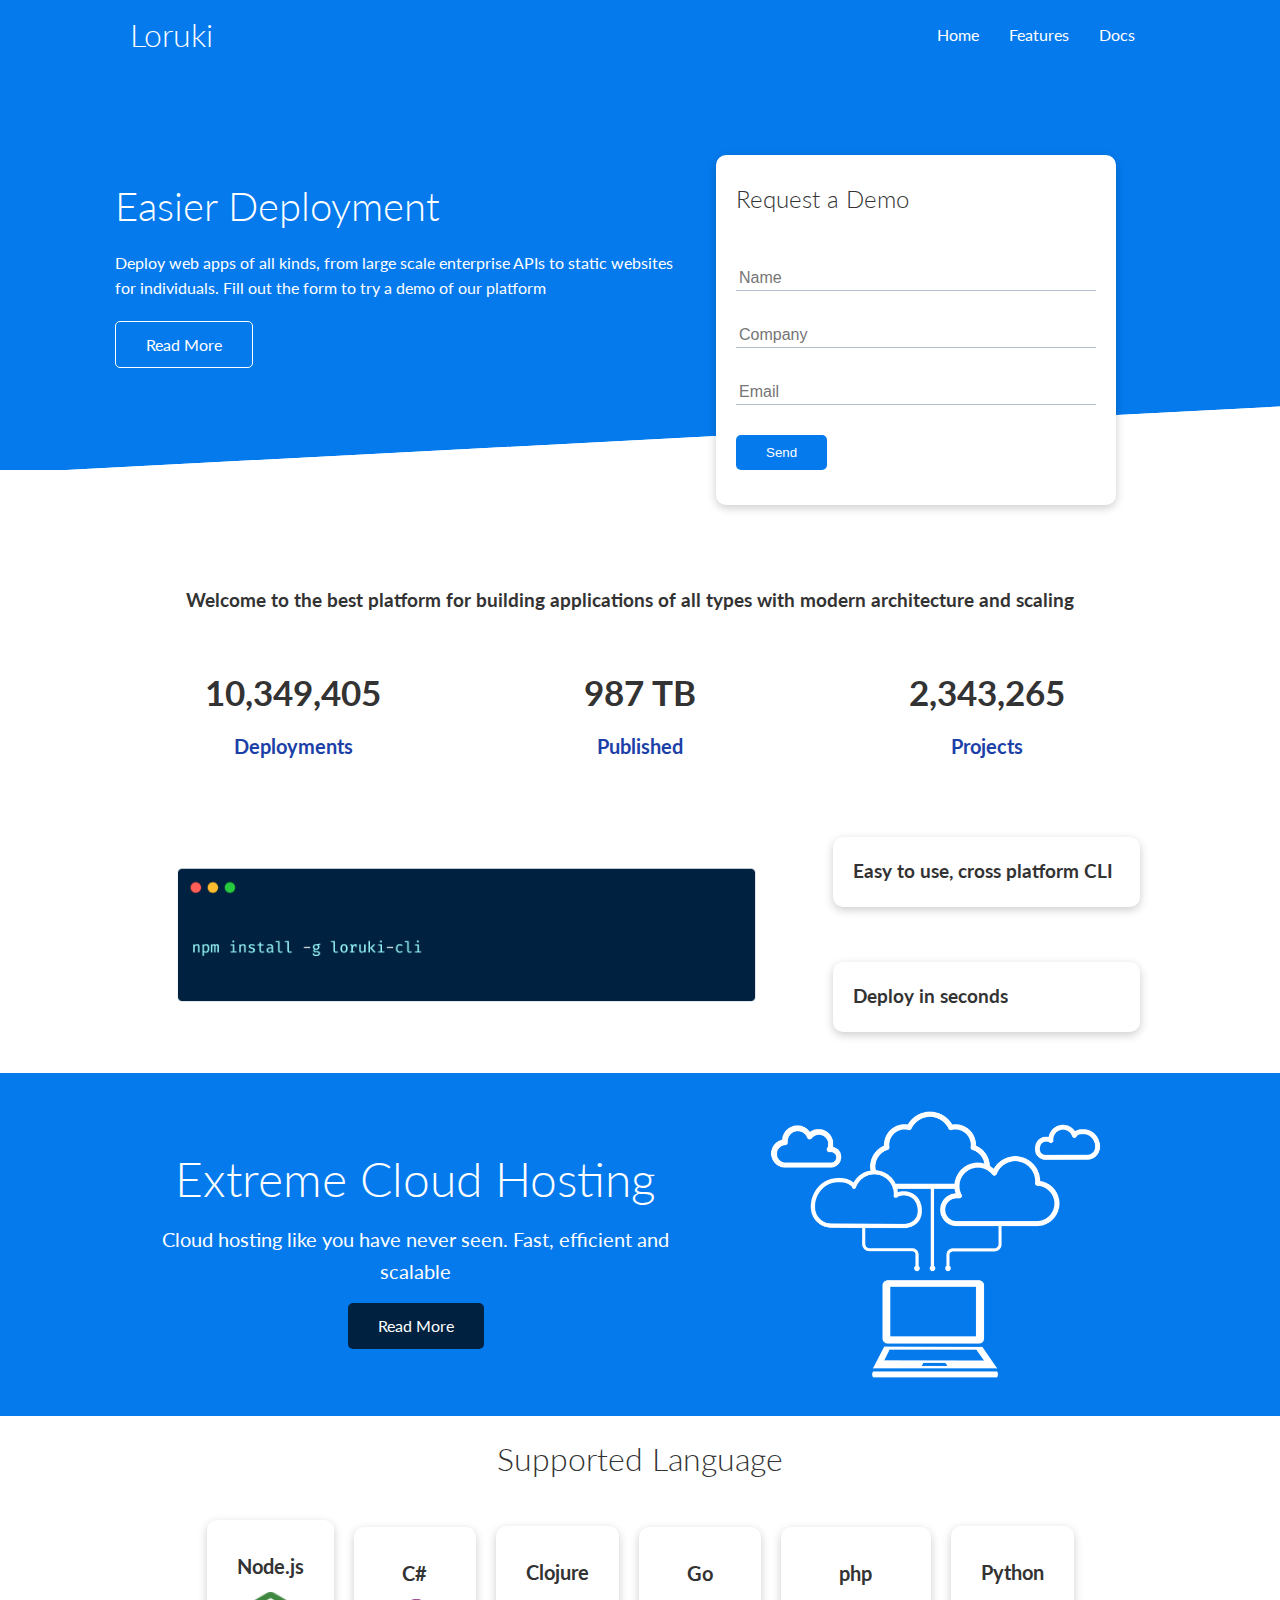
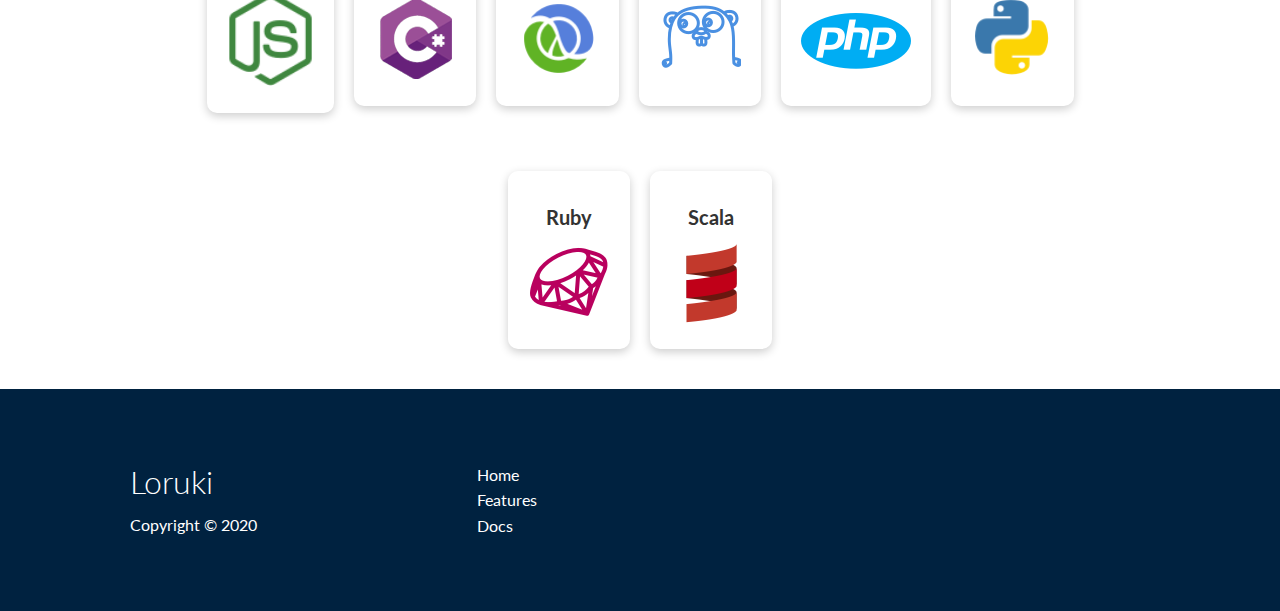
<file: index.html>
<!DOCTYPE html>
<html lang="en">
<head>
    <meta charset="UTF-8">
    <meta name="viewport" content="width=device-width, initial-scale=1.0">
    <link rel="stylesheet" href="https://cdnjs.cloudflare.com/ajax/libs/font-awesome/5.15.1/css/all.min.css"
     integrity="sha512-+4zCK9k+qNFUR5X+cKL9EIR+ZOhtIloNl9GIKS57V1MyNsYpYcUrUeQc9vNfzsWfV28IaLL3i96P9sdNyeRssA==" 
     crossorigin="anonymous" />
    <link rel="stylesheet" href="css/styles.css">
    <link rel="stylesheet" href="css/utilities.css">
    <title>Loruki | Cloud Hosting For Everyone</title>
</head>
<body>
    <!-- Navbar -->
    <div class="navbar">
        <div class="container flex">
            <h1 class="logo">Loruki</h1>
            <nav>
                <ul>
                    <li><a href="index.html">Home</a></li>
                    <li><a href="features.html">Features</a></li>
                    <li><a href="docs.html">Docs</a></li>
                </ul>
            </nav>
        </div>
    </div>

    <!-- Showcase -->
    <section class="showcase">
    <div class="container grid">
        <div class="showcase-text">
            <h1>Easier Deployment</h1>
            <p>Deploy web apps of all kinds, from large scale
                 enterprise APIs to static websites for individuals.
                  Fill out the form to try a demo of our platform</p>
                  <a href="features.html" class="btn btn-outline">Read More</a>
        </div>

        <div class="showcase-form card">
            <h2>Request a Demo</h2>
            <form name="contact" method="POST" netlify-hotspot="bot-field" data-netlify="true">
                <input type="hidden" name="form-name" value="contact">
                <p class="hidden">
                    <label>Don't fill this out if you're human: <input name="bot-field" />
                    </label>
                </p>
                <div class="form-control">
                    <input type="text" name="name" placeholder="Name" required>
                </div>
                <div class="form-control">
                    <input type="text" name="company" placeholder="Company" required>
                </div>
                <div class="form-control">
                    <input type="email" name="email" placeholder="Email" required>
                </div>
                <input type="submit" value="Send" class="btn btn-primary">
            </form>
        </div>
    </div>
    </section>
    <!-- Stats -->
    <section class="stats">
        <div class="container">
            <h3 class="stats-heading text-center my-1">
                Welcome to the best platform for building applications 
                of all types with modern architecture and scaling
            </h3>

            <div class="grid grid-3 text-center my-4">
                <div>
                    <i class="fas fa-server fa-3x"></i>
                    <h3>10,349,405</h3>
                    <p class="text-secondary">Deployments</p>
                </div>
                <div>
                    <i class="fas fa-upload fa-3x"></i>
                    <h3>987 TB</h3>
                    <p class="text-secondary">Published</p>
                </div>
                <div>
                    <i class="fas fa-project-diagram fa-3x"></i>
                    <h3>2,343,265</h3>
                    <p class="text-secondary">Projects</p>
                </div>
            </div>
        </div>
    </section>
    <!-- CLI -->
    <section class="cli">
        <div class="container grid">
            <img src="images/cli.png" alt="">
            <div class="card">
                <h3>Easy to use, cross platform CLI</h3>
            </div>
            <div class="card">
                <h3>Deploy in seconds</h3>
            </div>
        </div>
    </section>

    <!-- Cloud -->
    <section class="cloud bg-primary my-2 py-2">
        <div class="container grid">
            <div class="text-center">
                <h2 class="lg">Extreme Cloud Hosting</h2>
                <p class="lead my-1">Cloud hosting like you have never seen.
                    Fast, efficient and scalable</p>   
                <a href="features.html" class="btn btn-dark">Read More</a>
            </div>
            <img src="images/cloud.png" alt="">
        </div>
    </section>

    <!-- Languages -->
    <section class="languages">
        <h2 class="md text-center my-2">
            Supported Language
        </h2>
        <div class="container flex">
            <div class="card">
                <h4>Node.js</h4>
                <img src="images/logos/node.png" alt="">
            </div>
            <div class="card">
                <h4>C#</h4>
                <img src="images/logos/csharp.png" alt="">
            </div>
            <div class="card">
                <h4>Clojure</h4>
                <img src="images/logos/clojure.png" alt="">
            </div>
            <div class="card">
                <h4>Go</h4>
                <img src="images/logos/go.png" alt="">
            </div>
            <div class="card">
                <h4>php</h4>
                <img src="images/logos/php.png" alt="">
            </div>
            <div class="card">
                <h4>Python</h4>
                <img src="images/logos/python.png" alt="">
            </div>
            <div class="card">
                <h4>Ruby</h4>
                <img src="images/logos/ruby.png" alt="">
            </div>
            <div class="card">
                <h4>Scala</h4>
                <img src="images/logos/scala.png" alt="">
            </div>
        </div>
    </section>

    <!-- Footer -->
    <footer class="footer bg-dark py-5">
        <div class="container grid grid-3"> 
            <div>
                <h1>Loruki
            </h1>
            <p>Copyright &copy; 2020</p>
            </div>
        <nav>
            <ul>
                <li><a href="index.html">Home</a></li>
                <li><a href="features.html">Features</a></li>
                <li><a href="docs.html">Docs</a></li>
            </ul>
        </nav>
        <div class="social">
            <a href="#"><i class="fab fa-github fa-2x"></i></a>
            <a href="#"><i class="fab fa-facebook fa-2x"></i></a>
            <a href="#"><i class="fab fa-instagram fa-2x"></i></a>
            <a href="#"><i class="fab fa-twitter fa-2x"></i></a>
        </div>
    </div>
    </footer>
</body>
</html>
</file>
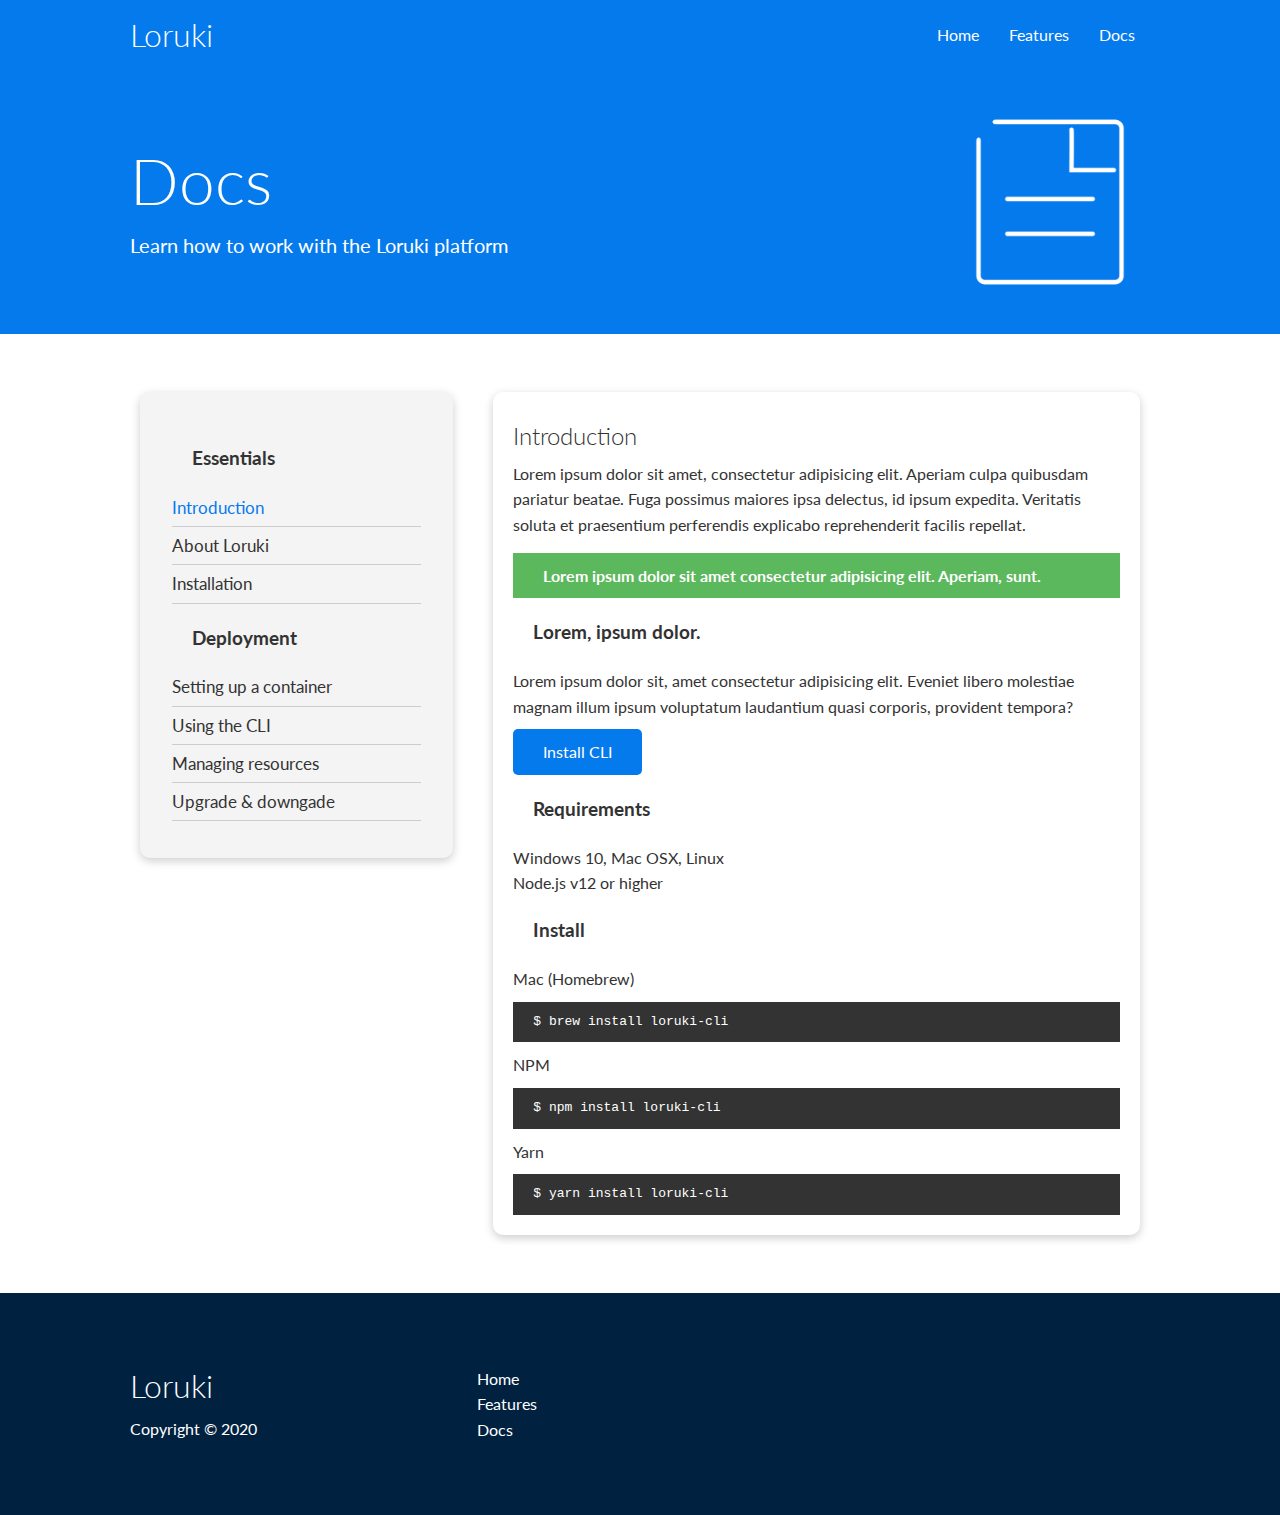
<file: docs.html>
<!DOCTYPE html>
<html lang="en">
<head>
    <meta charset="UTF-8">
    <meta name="viewport" content="width=device-width, initial-scale=1.0">
    <link rel="stylesheet" href="https://cdnjs.cloudflare.com/ajax/libs/font-awesome/5.15.1/css/all.min.css"
     integrity="sha512-+4zCK9k+qNFUR5X+cKL9EIR+ZOhtIloNl9GIKS57V1MyNsYpYcUrUeQc9vNfzsWfV28IaLL3i96P9sdNyeRssA==" 
     crossorigin="anonymous" />
    <link rel="stylesheet" href="css/styles.css">
    <link rel="stylesheet" href="css/utilities.css">
    <title>Loruki | Cloud Hosting For Everyone</title>
</head>
<body>
    <!-- Navbar -->
    <div class="navbar">
        <div class="container flex">
            <h1 class="logo">Loruki</h1>
            <nav>
                <ul>
                    <li><a href="index.html">Home</a></li>
                    <li><a href="features.html">Features</a></li>
                    <li><a href="docs.html">Docs</a></li>
                </ul>
            </nav>
        </div>
    </div>

    <!-- Head -->
    <section class="docs-head bg-primary py-3">
        <div class="container grid">
            <div>
                <h1 class="xl">Docs</h1>
                <p class="lead">
                    Learn how to work with the Loruki platform
                </p>
            </div>
            <img src="images/docs.png" alt="">
        </div>
    </section>

    <!-- Docs Main -->
    <section class="docs-main my-4">
        <div class="container grid">
            <div class="card bg-light p-3">
                <h3 class="my-2">Essentials</h3>
                <nav>
                    <ul>
                        <li><a class="text-primary" href="#">Introduction</a></li>
                        <li><a href="#">About Loruki</a></li>
                        <li><a href="#">Installation</a></li>
                    </ul>
                </nav>

                <h3 class="my-2">Deployment</h3>
                <nav>
                    <ul>
                        <li><a href="#">Setting up a container</a></li>
                        <li><a href="#">Using the CLI</a></li>
                        <li><a href="#">Managing resources</a></li>
                        <li><a href="#">Upgrade & downgade</a></li>
                    </ul>
                </nav>
            </div>

            <div class="card">
                <h2>Introduction</h2>
                <p>Lorem ipsum dolor sit amet, consectetur adipisicing
                     elit. Aperiam culpa quibusdam pariatur beatae. 
                     Fuga possimus maiores ipsa delectus, id ipsum expedita.
                      Veritatis soluta et praesentium perferendis explicabo 
                      reprehenderit facilis repellat.</p>
                      <div class="alert alert-success">
                          <i class="fas fa-info"></i>Lorem ipsum 
                          dolor sit amet consectetur adipisicing elit. 
                          Aperiam, sunt.
                      </div>
                      <h3>Lorem, ipsum dolor.</h3>
                      <p>Lorem ipsum dolor sit, amet consectetur adipisicing 
                          elit. Eveniet libero molestiae magnam illum ipsum 
                          voluptatum laudantium quasi corporis, provident 
                          tempora?</p>
                        <a href="#" class="btn btn-primary">Install CLI</a>

                        <h3>Requirements</h3>
                        <ul>
                            <li>Windows 10, Mac OSX, Linux</li>
                            <li>Node.js v12 or higher</li>
                        </ul>

                        <h3>Install</h3>
                        <p>Mac (Homebrew)</p>
                        <pre><code>$ brew install loruki-cli</code></pre>
                        <p>NPM</p>
                        <pre><code>$ npm install loruki-cli</code></pre>
                        <p>Yarn</p>
                        <pre><code>$ yarn install loruki-cli</code></pre>
            </div>
        </div>
    </section>


    <!-- Footer -->
    <footer class="footer bg-dark py-5">
        <div class="container grid grid-3"> 
            <div>
                <h1>Loruki
            </h1>
            <p>Copyright &copy; 2020</p>
            </div>
        <nav>
            <ul>
                <li><a href="index.html">Home</a></li>
                <li><a href="features.html">Features</a></li>
                <li><a href="docs.html">Docs</a></li>
            </ul>
        </nav>
        <div class="social">
            <a href="#"><i class="fab fa-github fa-2x"></i></a>
            <a href="#"><i class="fab fa-facebook fa-2x"></i></a>
            <a href="#"><i class="fab fa-instagram fa-2x"></i></a>
            <a href="#"><i class="fab fa-twitter fa-2x"></i></a>
        </div>
    </div>
    </footer>
</body>
</html>
</file>
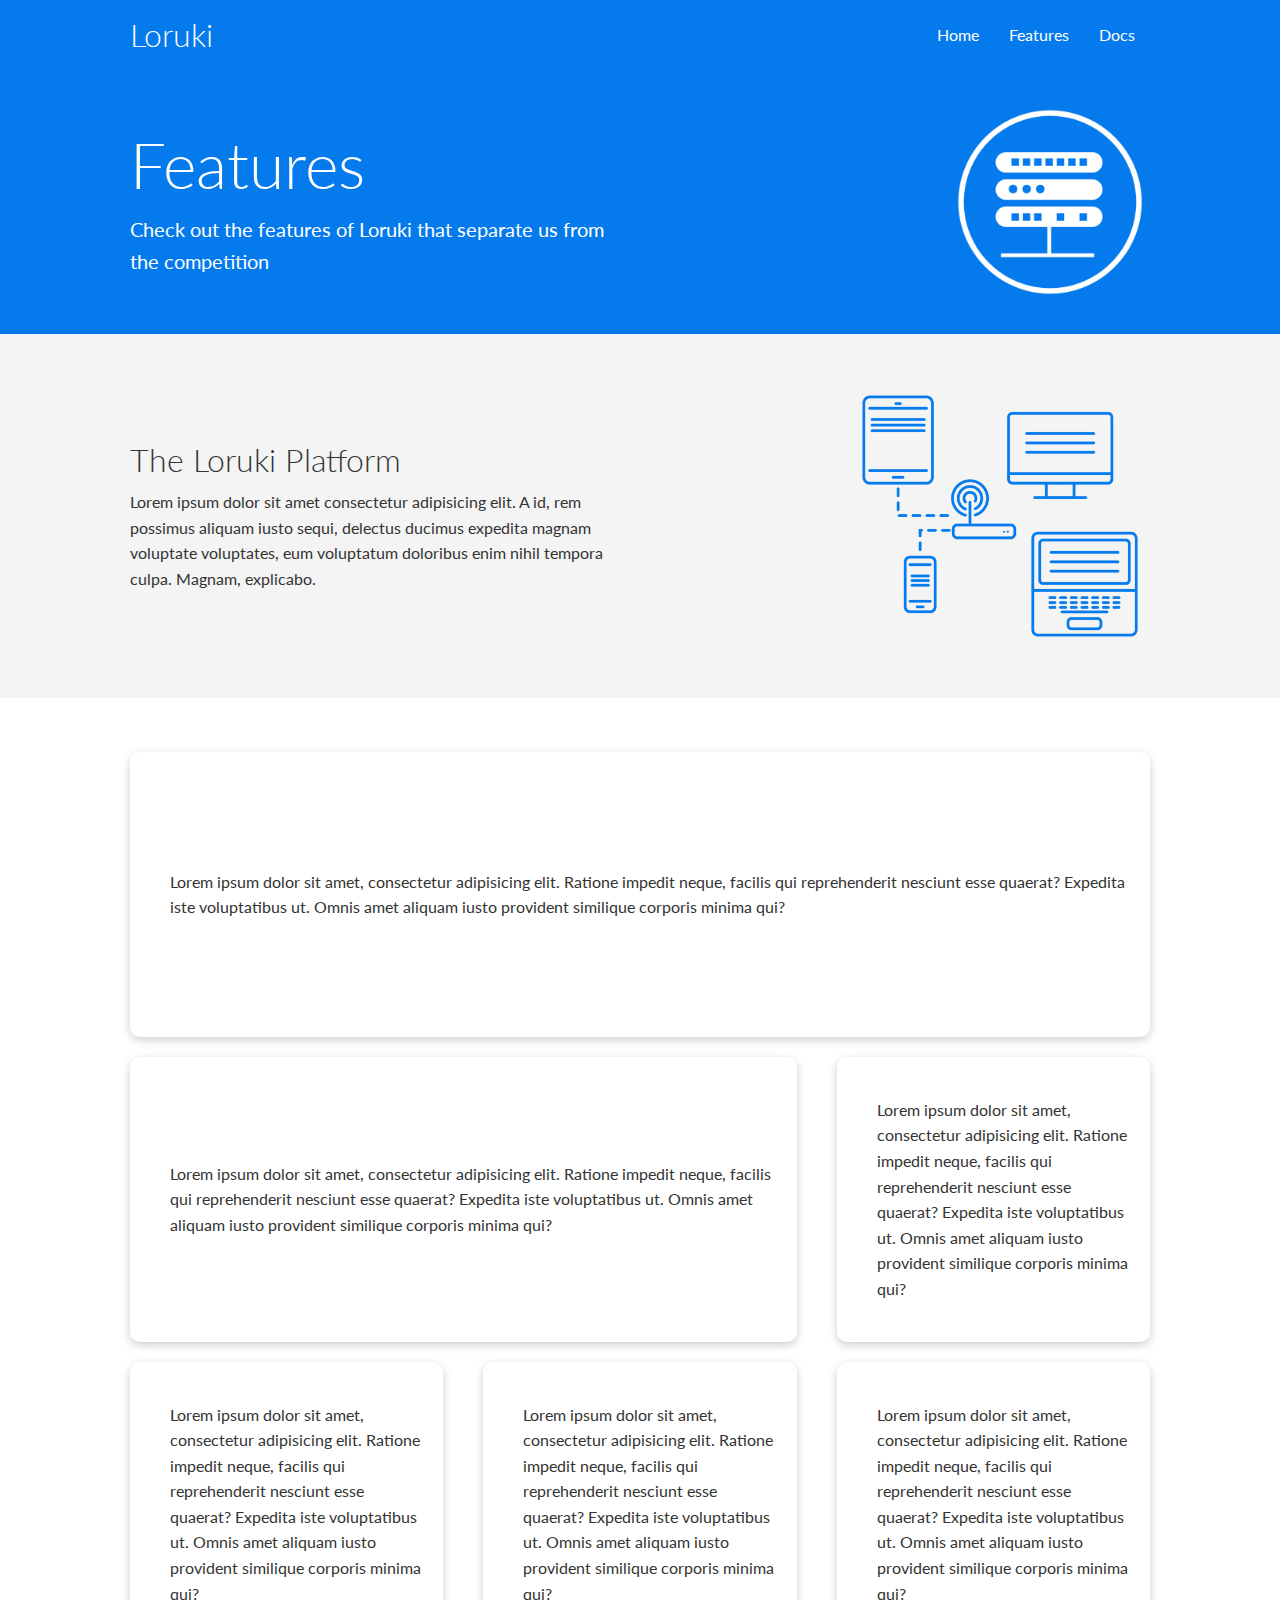
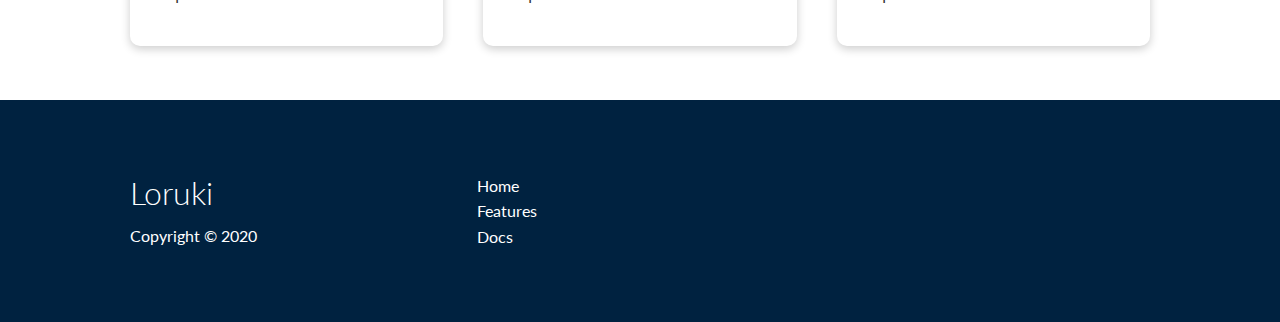
<file: features.html>
<!DOCTYPE html>
<html lang="en">
<head>
    <meta charset="UTF-8">
    <meta name="viewport" content="width=device-width, initial-scale=1.0">
    <link rel="stylesheet" href="https://cdnjs.cloudflare.com/ajax/libs/font-awesome/5.15.1/css/all.min.css"
     integrity="sha512-+4zCK9k+qNFUR5X+cKL9EIR+ZOhtIloNl9GIKS57V1MyNsYpYcUrUeQc9vNfzsWfV28IaLL3i96P9sdNyeRssA==" 
     crossorigin="anonymous" />
    <link rel="stylesheet" href="css/styles.css">
    <link rel="stylesheet" href="css/utilities.css">
    <title>Loruki | Cloud Hosting For Everyone</title>
</head>
<body>
    <!-- Navbar -->
    <div class="navbar">
        <div class="container flex">
            <h1 class="logo">Loruki</h1>
            <nav>
                <ul>
                    <li><a href="index.html">Home</a></li>
                    <li><a href="features.html">Features</a></li>
                    <li><a href="docs.html">Docs</a></li>
                </ul>
            </nav>
        </div>
    </div>

    <!-- Head -->
    <section class="features-head bg-primary py-3">
        <div class="container grid">
            <div>
                <h1 class="xl">Features</h1>
                <p class="lead">
                    Check out the features of Loruki that separate us 
                    from the competition
                </p>
            </div>
            <img src="images/server.png" alt="">
        </div>
    </section>

    <!-- Sub Head -->
    <section class="features-sub-head bg-light py-3">
        <div class="container grid">
            <div>
                <h1 class="md">The Loruki Platform</h1>
                <p>Lorem ipsum dolor sit amet consectetur 
                    adipisicing elit. A id, rem possimus aliquam 
                    iusto sequi, delectus ducimus expedita magnam 
                    voluptate voluptates, eum voluptatum doloribus 
                    enim nihil tempora culpa. Magnam, explicabo.</p>
            </div>
            <img src="images/server2.png" alt="">
        </div>
    </section> 

    <!-- Main -->
    <section class="features-main my-2">
        <div class="container grid grid-3">
            <div class="card flex">
                <i class="fas fa-server fa-3x"></i>
                <p>Lorem ipsum dolor sit amet, consectetur 
                    adipisicing elit. Ratione impedit neque, 
                    facilis qui reprehenderit nesciunt esse 
                    quaerat? Expedita iste voluptatibus ut. 
                    Omnis amet aliquam iusto provident similique 
                    corporis minima qui?</p>
            </div>
            <div class="card flex database-grid">
                <i class="fas fa-database fa-3x"></i>
                <p>Lorem ipsum dolor sit amet, consectetur 
                    adipisicing elit. Ratione impedit neque, 
                    facilis qui reprehenderit nesciunt esse 
                    quaerat? Expedita iste voluptatibus ut. 
                    Omnis amet aliquam iusto provident similique 
                    corporis minima qui?</p>
            </div>
            <div class="card flex">
                <i class="fas fa-power-off fa-3x"></i>
                <p>Lorem ipsum dolor sit amet, consectetur 
                    adipisicing elit. Ratione impedit neque, 
                    facilis qui reprehenderit nesciunt esse 
                    quaerat? Expedita iste voluptatibus ut. 
                    Omnis amet aliquam iusto provident similique 
                    corporis minima qui?</p>
            </div>
            <div class="card flex">
                <i class="fas fa-upload fa-3x"></i>
                <p>Lorem ipsum dolor sit amet, consectetur 
                    adipisicing elit. Ratione impedit neque, 
                    facilis qui reprehenderit nesciunt esse 
                    quaerat? Expedita iste voluptatibus ut. 
                    Omnis amet aliquam iusto provident similique 
                    corporis minima qui?</p>
            </div>
            <div class="card flex">
                <i class="fas fa-address-book fa-3x"></i>
                <p>Lorem ipsum dolor sit amet, consectetur 
                    adipisicing elit. Ratione impedit neque, 
                    facilis qui reprehenderit nesciunt esse 
                    quaerat? Expedita iste voluptatibus ut. 
                    Omnis amet aliquam iusto provident similique 
                    corporis minima qui?</p>
            </div>
            <div class="card flex">
                <i class="fas fa-laptop fa-3x"></i>
                <p>Lorem ipsum dolor sit amet, consectetur 
                    adipisicing elit. Ratione impedit neque, 
                    facilis qui reprehenderit nesciunt esse 
                    quaerat? Expedita iste voluptatibus ut. 
                    Omnis amet aliquam iusto provident similique 
                    corporis minima qui?</p>
            </div>
        </div>
    </section>
    <!-- Footer -->
    <footer class="footer bg-dark py-5">
        <div class="container grid grid-3"> 
            <div>
                <h1>Loruki
            </h1>
            <p>Copyright &copy; 2020</p>
            </div>
        <nav>
            <ul>
                <li><a href="index.html">Home</a></li>
                <li><a href="features.html">Features</a></li>
                <li><a href="docs.html">Docs</a></li>
            </ul>
        </nav>
        <div class="social">
            <a href="#"><i class="fab fa-github fa-2x"></i></a>
            <a href="#"><i class="fab fa-facebook fa-2x"></i></a>
            <a href="#"><i class="fab fa-instagram fa-2x"></i></a>
            <a href="#"><i class="fab fa-twitter fa-2x"></i></a>
        </div>
    </div>
    </footer>
</body>
</html>
</file>
<file: css/styles.css>
@import url('https://fonts.googleapis.com/css2?family=Lato:wght@300&display=swap');

:root {
    --primary-color: #047aed;
    --secondary-color: #1c3fa8;
    --dark-color: #002240;
    --light-color: #f4f4f4;
    --success-color: #5cb85c;
    --error-color: #d953f4;
}

* {
    box-sizing: border-box;
    padding: 0;
    margin: 0;
}

body {
    font-family: 'Lato', sans-serif;
    color: #333;
    line-height: 1.6;
}

ul {
    list-style-type: none;
}

a {
    text-decoration: none;
    color: #333;
}

h1, h2 {
    font-weight: 300;
    line-height: 1.2;
    margin: 10px 0;
}

p {
    margin: 10px 0;
}

img {
    width: 100%;
}

code, pre {
    background: #333;
    color: #fff;
    padding: 10px;
}

.hidden {
    visibility: hidden;
    height: 0;
}

/* Navbar */
.navbar {
    background-color: var(--primary-color);
    color: #fff;
    height: 70px;
}

.navbar ul {
    display: flex;
}

.navbar a {
    color: #fff;
    padding: 10px;
    margin: 0 5px;
}

.navbar a:hover {
    border-bottom: 2px #fff solid;
}

.navbar .flex {
    justify-content: space-between;
}

/* Showcase */
.showcase {
    height: 400px;
    background-color: var(--primary-color);
    color:#fff;
    position: relative;
}

.showcase h1 {
    font-size: 40px;
}

.showcase p {
    margin: 20px 0;
}

.showcase .grid {
    overflow: visible;
    grid-template-columns: 55% 45%;
    gap: 30px;
}

.showcase-form {
    position: relative;
    top: 60px;
    height: 350px;
    width: 400px;
    padding: 40px;
    z-index: 100;
    animation: slideInFromRight 1s ease-in;
}

.showcase-text {
    animation: slideInFromLeft 1s ease-in;
}

.showcase-form .form-control {
    margin: 30px 0;
}

.showcase-form input[type='text'],
.showcase-form input[type='email'] {
    border: 0;
    border-bottom:1px solid #b4becb;
    width: 100%;
    padding: 3px;
    font-size: 16px;
}

.showcase-form input:focus {
    outline: none;
}

.showcase::before, .showcase::after {
    content: '';
    position: absolute;
    height: 100px;
    bottom: -70px;
    left: 0;
    right: 0;
    background: #fff;
    transform: skewY(-3deg);
    -webkit-transform: skewY(-3deg);
    -moz-transform: skewY(-3deg);
    -ms-transform: skewY(-3deg);
}

/* Showcase*/
.stats {
    padding-top: 100px;
    animation: slideInFromBottom 1s ease-in;
}

.stats-heading {
    max-width: 1000px;
    margin: auto;
}

.stats .grid h3 {
    font-size: 35px;
}

.stats .grid p {
    font-size: 20px;
    font-weight: bold;
}

/* CLI */
.cli .grid {
    grid-template-columns: repeat(3, 1fr);
    grid-template-rows: repeat(2, 1fr);
}

.cli .grid > *:first-child {
    grid-column: 1 / span 2;
    grid-row: 1 / span 2;
}

/* Cloud */
.cloud .grid {
    grid-template-columns: 4fr 3fr;
}

/* Languages */
.languages .flex {
    flex-wrap: wrap;
}

.languages .card {
    text-align: center;
    margin: 18px 10px 40px;
    transition: transform 0.2s ease-in;
}

.languages .card h4 {
    font-size: 20px;
    margin: 10px;
}

.languages .card:hover {
    transform: translateY(-15px);
}

/* Footer */
.footer .social a {
    margin: 0 10px;
}

.footer .social i:hover {
    transform: translateY(-3px);
}

/* Animations */
@keyframes slideInFromLeft {
    0% {
        transform: translateX(-100%);
    }

    100% {
        transform: translateX(0);
    }
}

@keyframes slideInFromRight {
    0% {
        transform: translateX(100%);
    }

    100% {
        transform: translateX(0);
    }
}

@keyframes slideInFromTop {
    0% {
        transform: translateY(-100%);
    }

    100% {
        transform: translateX(0);
    }
}

@keyframes slideInFromBottom {
    0% {
        transform: translateY(100%);
    }

    100% {
        transform: translateX(0);
    }
}

/* Features */
.features-head img, .docs-head img {
    width: 200px;
    justify-self: flex-end;
}

.features-sub-head img {
    width: 300px;
    justify-self: flex-end;
}

.features-main .card > i{
    margin-right: 20px;
}

.features-main .grid {
    padding:30px;
}

.features-main .grid {
    grid-template-columns: repeat(3, 1fr);
    grid-template-rows: repeat(2, 1fr);
}

.features-main .grid > *:first-child {
    grid-column: 1 / span 3;
}

.features-main .grid > *:nth-child(2) {
    grid-column: 1 / span 2;
}

/* Docs */
.docs-main h3 {
    margin: 20px
}

.docs-main .grid {
    grid-template-columns: 1fr 2fr;
    align-items: flex-start;
}

.docs-main nav li {
    font-size: 17px;
    padding-bottom: 5px;
    margin-bottom: 5px;
    border-bottom: 1px #ccc solid;
}

.docs-main a:hover {
    font-weight: bold;
}

/* Tablets and under */
@media(max-width:768px) {
    .grid,
  .showcase .grid,
  .stats .grid,
  .cli .grid,
  .cloud .grid,
  .features-main .grid,
  .docs-main .grid,
  .features-head .grid,
  .features-sub-head .grid,
  .docs-head .grid {
    grid-template-columns: 1fr;
    grid-template-rows: 1fr;
  }

  .showcase {
    height: auto;
  }

  .showcase-text {
    text-align: center;
    margin-top: 40px;
    animation: slideInFromTop 1s ease-in;
  }

  .showcase-form {
    justify-self: center;
    margin: auto;
    animation: slideInFromBottom 1s ease-in;
  }

  .cli .grid > *:first-child {
    grid-column: 1;
    grid-row: 1;
  }

  .features-head,
  .features-sub-head,
  .docs-head {
    text-align: center;
  }

  .features-head img,
  .features-sub-head img,
  .docs-head img {
    justify-self: center;
  }

  .features-main .grid > *:first-child,
  .features-main .grid > *:nth-child(2) {
    grid-column: 1;
  }
}

/* Mobile */
@media(max-width:500px) {
    .navbar {
        height: 110px;
    }

    .navbar .flex {
        flex-direction: column;
    }

    .navbar ul {
        padding: 10px;
        background-color: rgba(0, 0, 0, 0.1);
    }
    .features-sub-head .grid {
        grid-column: 1;
    }
}
</file>
<file: css/utilities.css>
.container {
    max-width: 1100px;
    margin: 0 auto;
    overflow: auto;
    padding: 0 40px;
}

.flex {
    display: flex;
    justify-content: center;
    align-items: center;
    height: 100%;
}

.grid {
    display: grid;
    grid-template-columns: repeat(2, 1fr);
    gap: 20px;
    justify-content: center;
    align-items: center;
    height: 100%;
}

.grid-3 {
    grid-template-columns: repeat(3, 1fr);
}

.card {
    background-color: #fff;
    color: #333;
    border-radius: 10px;
    box-shadow: 0 3px 10px rgba(0,0,0,0.2);
    padding: 20px;
    margin: 10px;
}

.btn {
    display: inline-block;
    padding: 10px 30px;
    cursor: pointer;
    background-color: var(--primary-color);
    color:#fff;
    border: none;
    border-radius: 5px;
}

.btn-outline {
    background-color: transparent;
    border: 1px #fff solid;
}

.btn:hover {
    transform: scale(0.98);
}

/* Background and Button */
.bg-primary, .btn-primary {
    background-color: var(--primary-color);
    color: #fff;
}

.bg-secondary, .btn-secondary {
    background-color: var(--secondary-color);
    color: #fff;
}

.bg-dark, .btn-dark {
    background-color: var(--dark-color);
    color: #fff;
}

.bg-light, .btn-light {
    background-color: var(--light-color);
    color: #333;
}

.bg-primary a, 
.btn-primary a, 
.bg-secondary a,
.btn-secondary a,
.bg-dark a, 
.btn-dark {
    color:#fff;
}

/* Text colors */
.text-primary {
    color: var(--primary-color);
}

.text-secondary {
    color: var(--secondary-color);
}

.text-dark {
    color: var(--dark-color);
}

.text-light {
    color: var(--light-color);
}

/* Text sizes */
.lead {
    font-size: 20px;
}

.sm {
    font-size: 1rem;
}

.md {
    font-size: 2rem;
}

.lg {
    font-size: 3rem;
}

.xl {
    font-size: 4rem;
}

.text-center {
    text-align: center;
}

/* Alert */
.alert {
    background-color: var(--light-color);
    padding: 10px 20px;
    font-weight: bold;
    margin:15px 0;
}

.alert i {
    margin-right: 10px;
}

.alert-success {
    background-color: var(--success-color);
    color: #fff;
}

.alert-error {
    background-color: var(--error-color);
    color: #fff;
}

/* Margin */
.my-1 {
    margin: 1rem 0;
}

.my-2 {
    margin: 1.5rem 0;
}

.my-3 {
    margin: 2rem 0;
}

.my-4 {
    margin: 3rem 0;
}

.my-5 {
    margin: 4rem 0;
}


.m-1 {
    margin: 1rem;
}

.m-2 {
    margin: 1.5rem;
}

.m-3 {
    margin: 2rem;
}

.m-4 {
    margin: 3rem;
}

.m-5 {
    margin: 4rem;
}


/* Padding */
.py-1 {
    padding: 1rem 0;
}

.py-2 {
    padding: 1.5rem 0;
}

.py-3 {
    padding: 2rem 0;
}

.py-4 {
    padding: 3rem 0;
}

.py-5 {
    padding: 4rem 0;
}


.p-1 {
    padding: 1rem;
}

.p-2 {
    padding: 1.5rem;
}

.p-3 {
    padding: 2rem;
}

.p-4 {
    padding: 3rem;
}

.p-5 {
    padding: 4rem;
}
</file>
